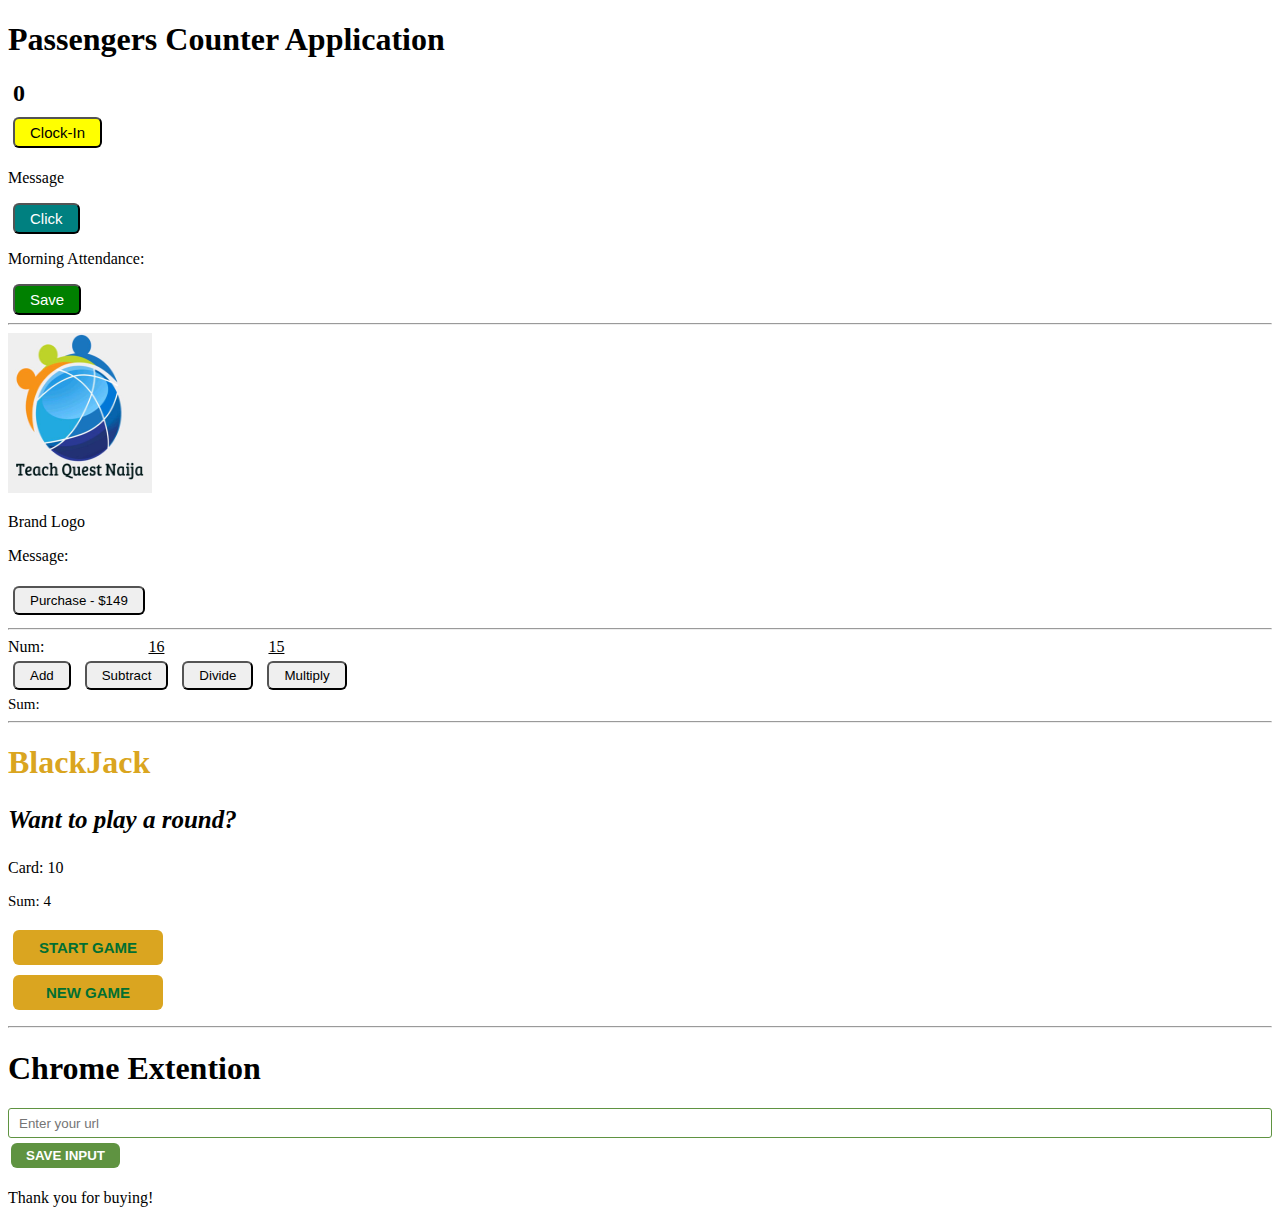
<file: index.html>
<!DOCTYPE html>
<html lang="en">
<head>
    <meta charset="UTF-8">
    <meta http-equiv="X-UA-Compatible" content="IE=edge">
    <meta name="viewport" content="width=device-width, initial-scale=1.0">
    <title>Algorithm Challenge</title>  
    <link rel="stylesheet" href="index.css">
</head>
<body>
    <h1>Passengers Counter Application</h1>
    <h2 id="count-el">0</h2>
    <button id="increment-btn" onclick="increment()">Clock-In</button>

    <p id="welcome-el">Message</p>
    <button id="welcome-btn" onclick="welcome()">Click</button>

    <p id="save-el">Morning Attendance:</p>
    <button id="save-btn" onclick="save()">Save</button>
    
    <hr>

    <img src="./images/brand_logo.jpg" alt="brand">
    <p>Brand Logo</p>
    <p id="error-el">Message:</p>
    <button id="purchase-btn" onclick="purchase()">Purchase - $149</button>
    
    <hr>
    <span>Num:</span> 
    <span id="num1-el">15</span>
    <span id="num2-el">16</span>
    <br>
    <button id="add-btn" onclick="add()">Add</button>
    <button id="sub-btn" onclick="subtract()">Subtract</button>
    <button id="div-btn" onclick="divide()">Divide</button>
    <button id="mul-btn" onclick="multiply()">Multiply</button>
    <br>
    <span id="sum-el">Sum:</span>
   
    <hr>

    <h1 id="blackjack">BlackJack</h1>
    <p id="message-el">Want to play a round?</p>
    <p id="cards-el">Card: 10</p>
    <p id="sum-el">Sum: 4</p>
    <button id="game-btn" onclick="startGame()">START GAME</button>
    <button id="new-card" onclick="newCard()">NEW GAME</button>

    <p id="sentence-el"></p>
    <p id="player-el"></p>

    <hr>

    <div id="orange-shelf"></div>
    <div id="apple-shelf"></div>
    <div id="mango-shelf"></div>
    

    <!-- Building a Chrome Extention -->
    <h1>Chrome Extention</h1>
    <input type="text" id="input-el" placeholder="Enter your url">
    <button id="input-btn">SAVE INPUT</button>

    <ul id="ul-el"></ul>

    <div id="container">
        <p>Thank you for buying!</p>
    </div>


    <script src="index.js"></script>
</body>
</html>
</file>
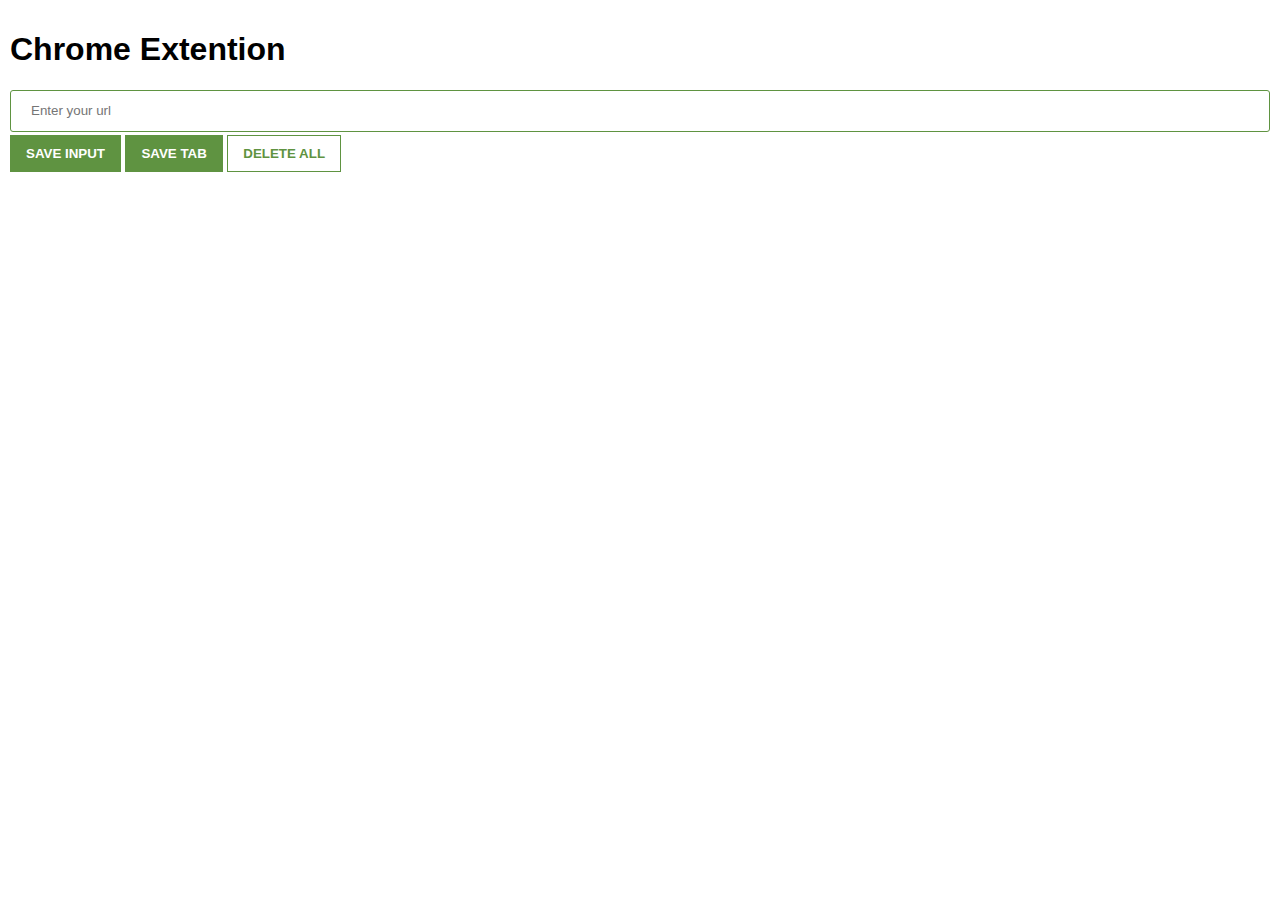
<file: Leads tracker/index.html>
<!DOCTYPE html>
<html lang="en">
<head>
    <meta charset="UTF-8">
    <meta http-equiv="X-UA-Compatible" content="IE=edge">
    <meta name="viewport" content="width=device-width, initial-scale=1.0">
    <link rel="stylesheet" href="index.css">
    <title>CHROME LEADS TRACKER</title>
</head>
<body>

    <h1>Chrome Extention</h1>
    <input type="text" id="input-el" placeholder="Enter your url">
    <button id="input-btn">SAVE INPUT</button>
    <button id="savetab-btn">SAVE TAB</button>
    <button id="delete-btn">DELETE ALL</button>
    <ul id="ul-el"></ul>

    <!-- <button id="jane-btn">LOG JANE'S SCORE</button> -->

    <script src="./index.js"></script>
</body>
</html>
</file>
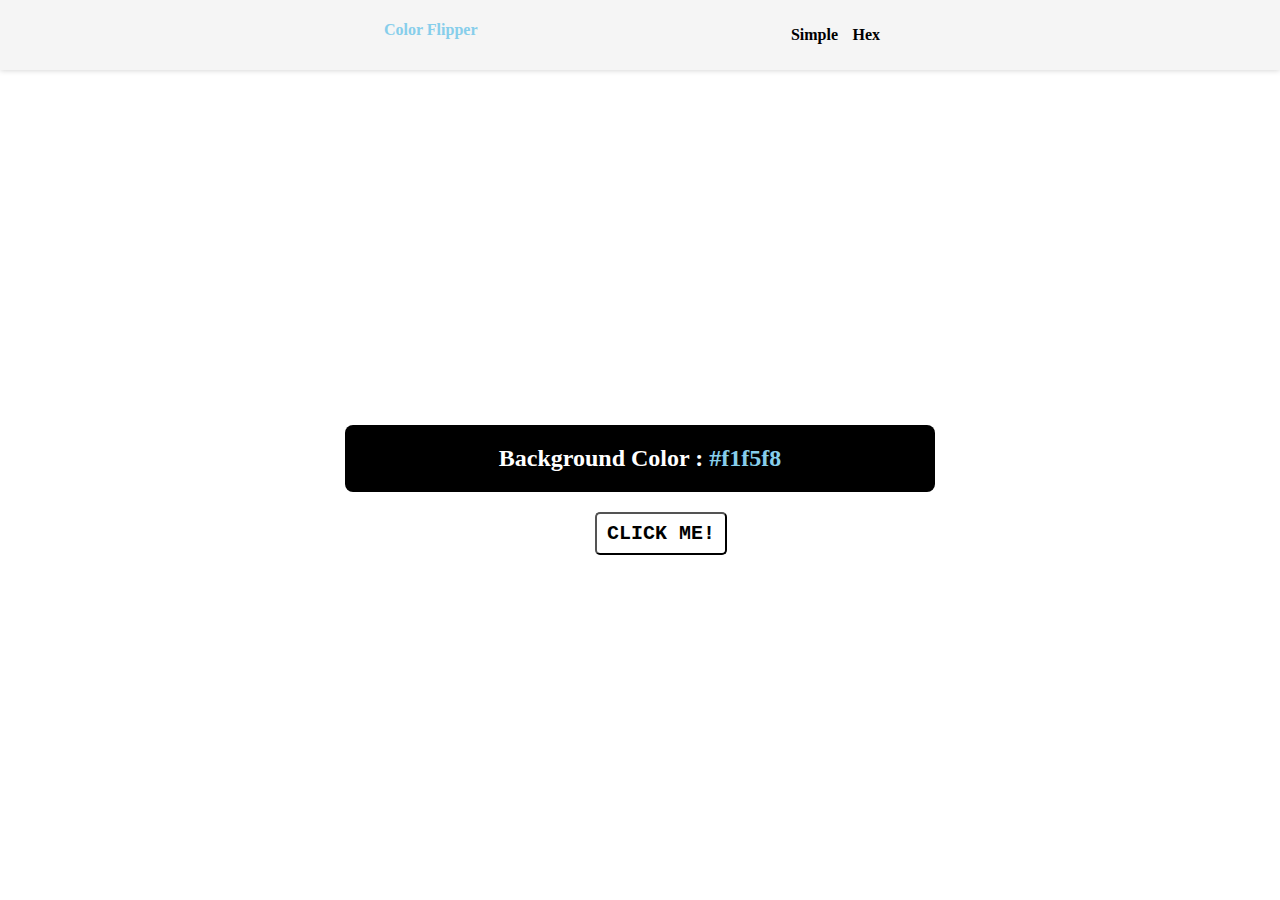
<file: Leads tracker/colorFlipper/index.html>
<!DOCTYPE html>
<html lang="en">

<head>
    <meta charset="UTF-8">
    <meta http-equiv="X-UA-Compatible" content="IE=edge">
    <meta name="viewport" content="width=device-width, initial-scale=1.0">
    <link rel="stylesheet" href="index.css">
    <title>Color Flipper || Simple</title>
</head>

<body>
    <nav>
        <div class="nav-center">
            <h4>Color Flipper</h4>
            <ul class="nav-links">
                <li><a href="index.html">Simple</a></li>
                <li><a href="hex.html">Hex</a></li>
            </ul>
        </div>
    </nav>
    <main>
        <div class="container">
            <h2>Background Color  : <span class="color">
                    #f1f5f8
                </span>
            </h2>
            <button class="btn btn-hero" id="btn">CLICK ME!</button>
        </div>
    </main>


    <script src="index.js"></script>
</body>

</html>
</file>
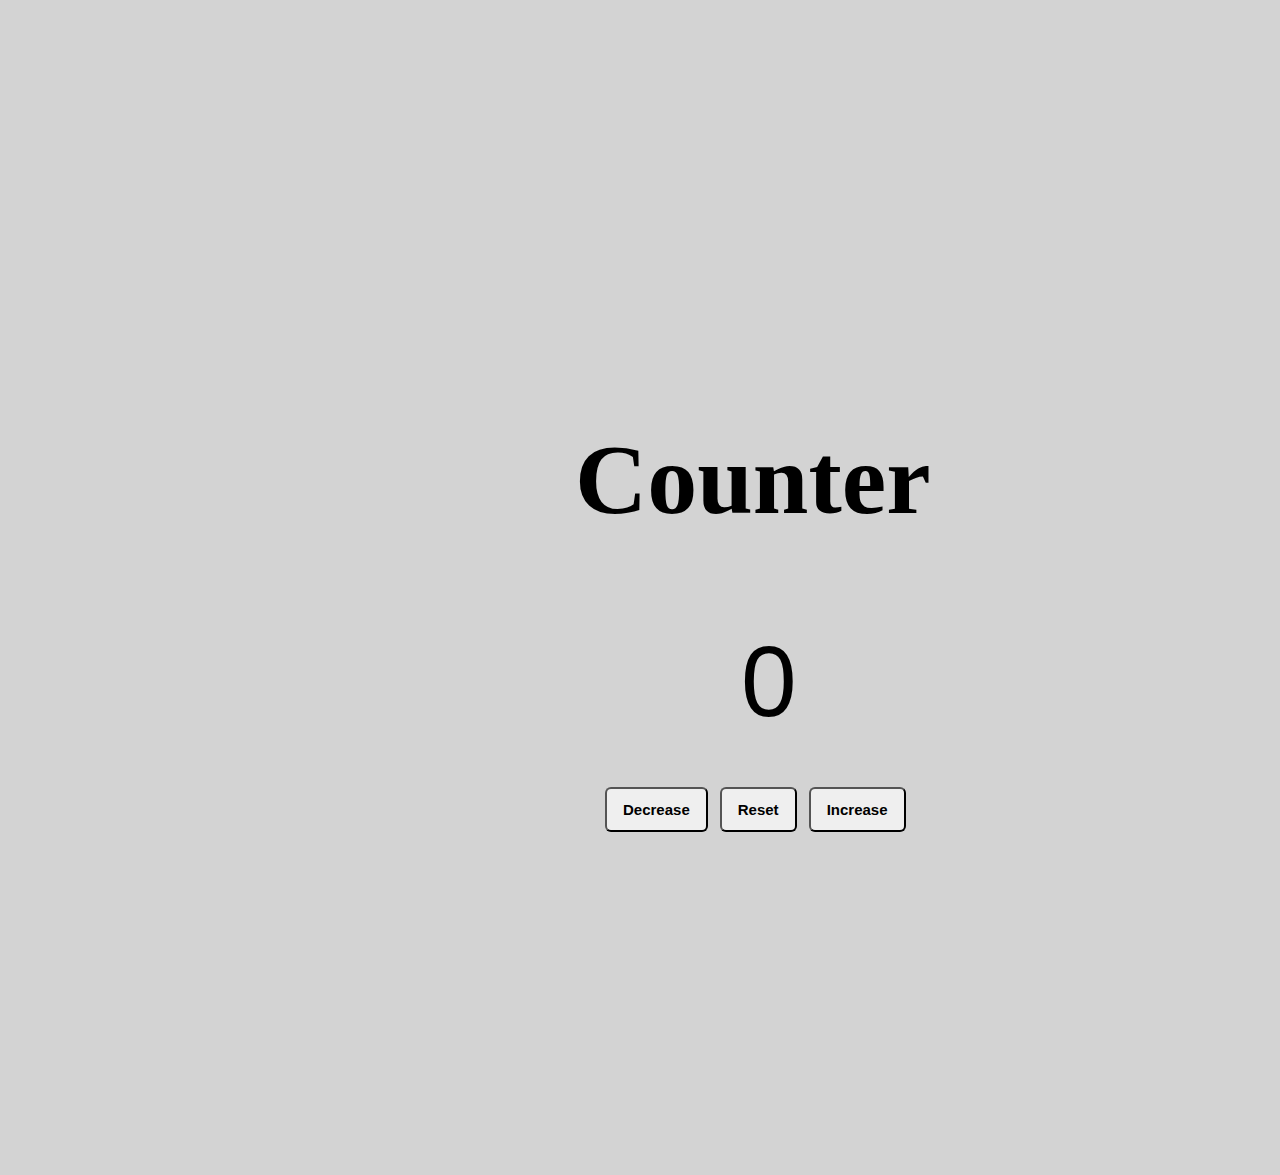
<file: Leads tracker/counter/index.html>
<!DOCTYPE html>
<html lang="en">
<head>
    <meta charset="UTF-8">
    <meta http-equiv="X-UA-Compatible" content="IE=edge">
    <meta name="viewport" content="width=device-width, initial-scale=1.0">
    <link rel="stylesheet" href="index.css">
    <title>Counter</title>
</head>
<body>
    <main>
        <div class="container">
            <h1>
                Counter
            </h1>
            <span id="value">0</span>
            <div class="button-container">
                <button class="btn decrease">Decrease</button>
                <button class="btn reset">Reset</button>
                <button class="btn increase">Increase</button>
            </div>
        </div>
    </main>



    <script src="index.js"></script>
</body>
</html>
</file>
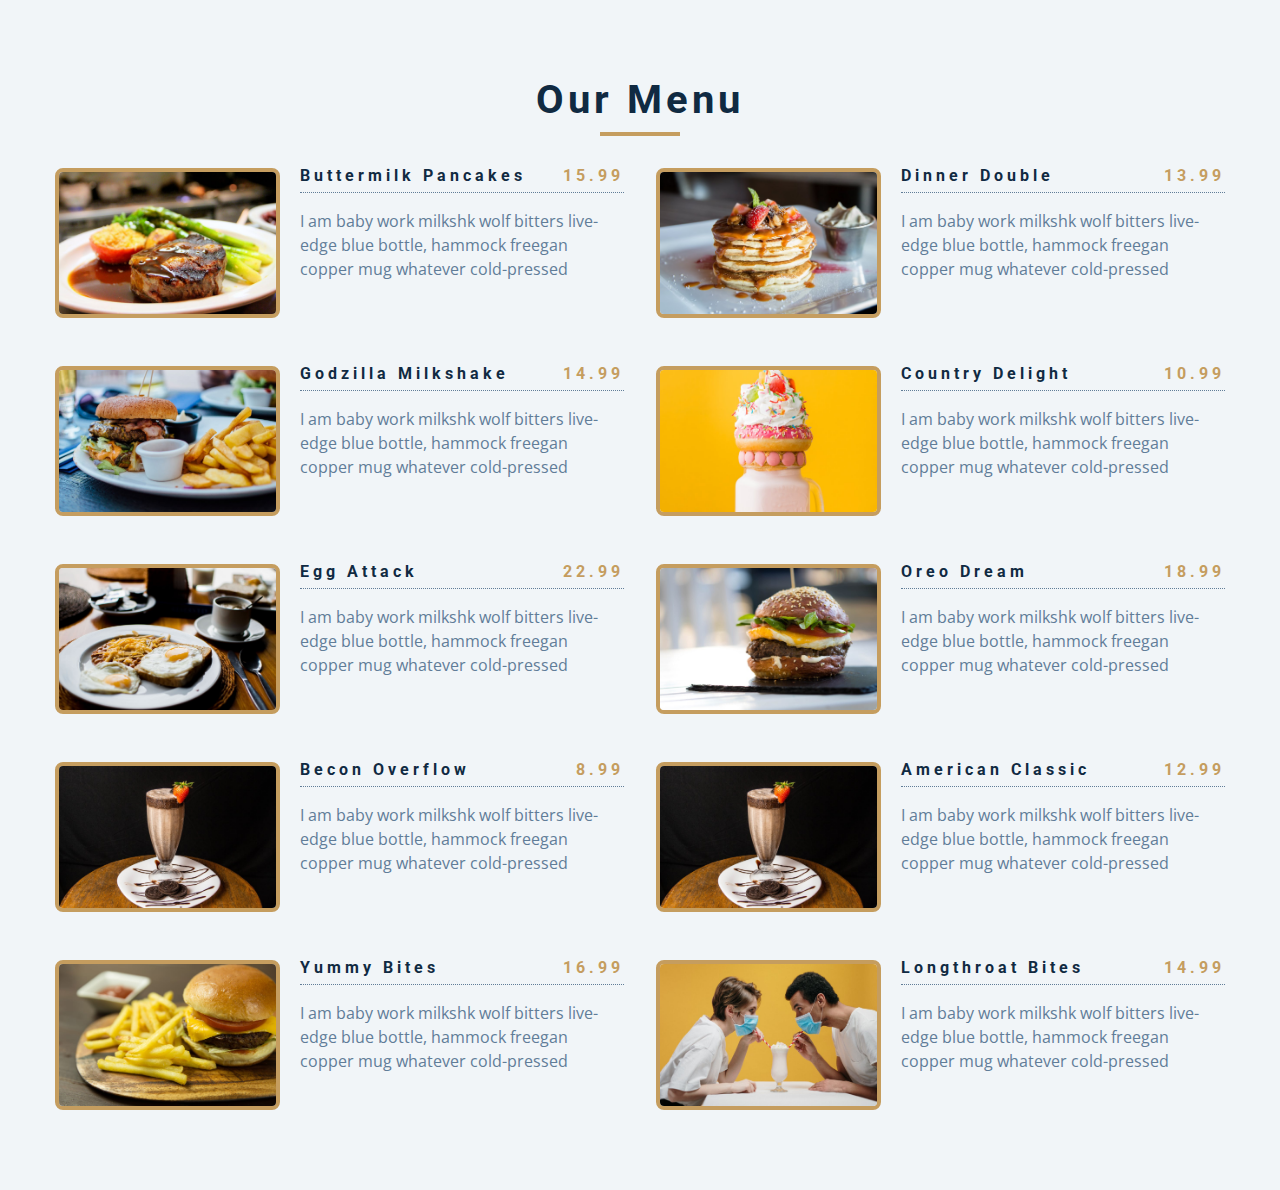
<file: menuProject/menu.html>
<!DOCTYPE html>
<html lang="en">

<head>
    <meta charset="UTF-8">
    <meta http-equiv="X-UA-Compatible" content="IE=edge">
    <meta name="viewport" content="width=device-width, initial-scale=1.0">
    <link rel="stylesheet" href="menu.css">
    <title>Menu Project</title>
</head>

<body>
    <section class="menu">
        <div class="title">
            <h2>Our Menu</h2>
            <div class="underline"></div>
        </div>

        <div class="section-center">
            <article class="menu-item">
                <img src="./images/item-1.jpeg" class="photo" alt="menu item" />

                <div class="item-info">
                    <header>
                        <h4>Buttermilk pancake</h4>
                        <h4 class="price">$15</h4>
                    </header>
                    <p class="item-text">
                        Lorem ipsum dolor sit amet consectetur adipisicing elit. Eos deserunt aliquid unde perferendis
                        dicta repudiandae adipisci perspiciatis eligendi. Facere, ex!
                    </p>
                </div>
            </article>
        </div>
    </section>

    <script src="menu.js"></script>
</body>

</html>
</file>
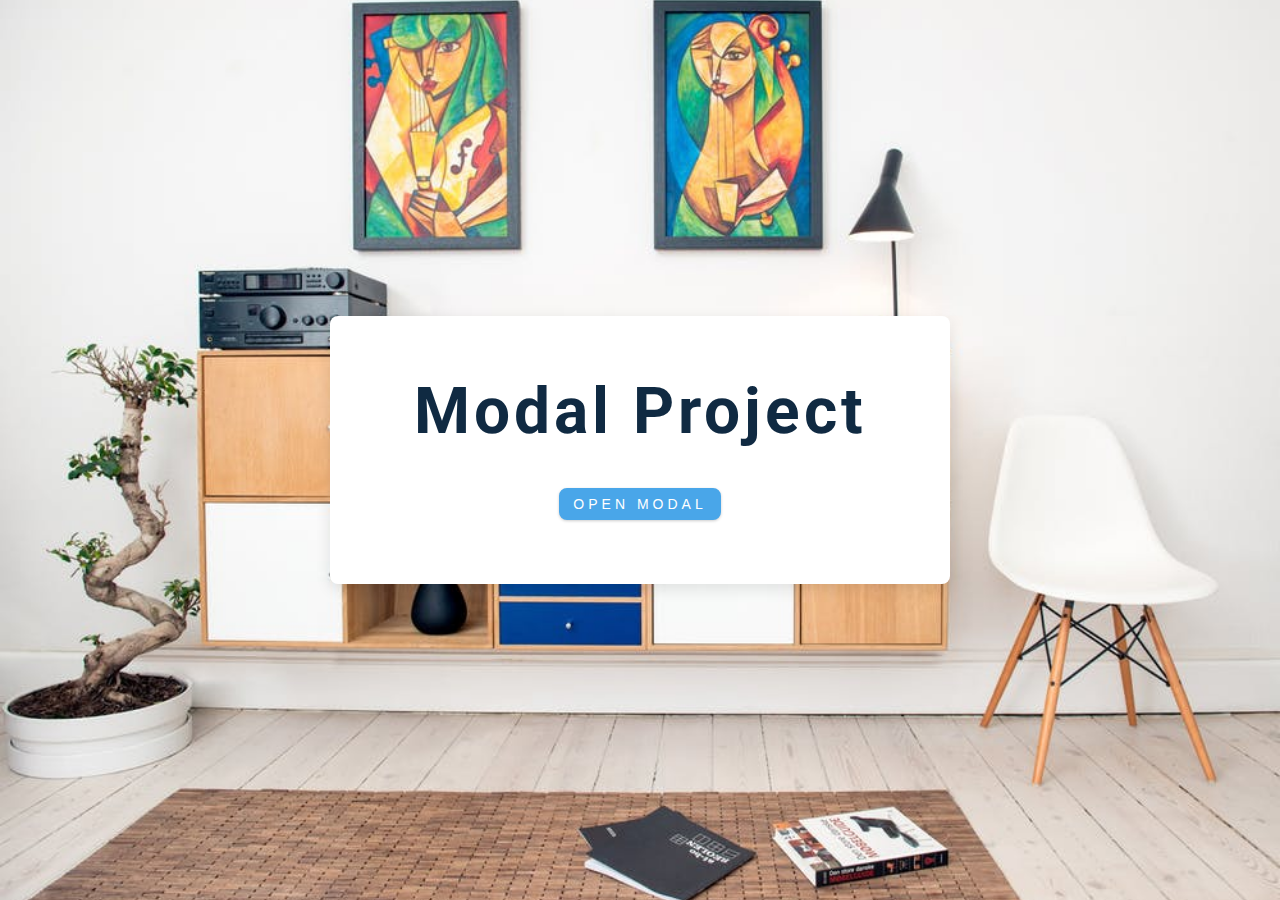
<file: modalProject/modal.html>
<!DOCTYPE html>
<html lang="en">
<head>
    <meta charset="UTF-8">
    <meta http-equiv="X-UA-Compatible" content="IE=edge">
    <meta name="viewport" content="width=device-width, initial-scale=1.0">
    <link rel="stylesheet" href="./font-awesome-4.7.0/css/font-awesome.min.css">
    <link rel="stylesheet" href="modal.css">
    <title>Modal Project</title>
</head>
<body>
    <header class="hero">
        <div class="banner">
            <h1>Modal project</h1>
            <button class="btn modal-btn">
                open modal
            </button>
        </div>
    </header>
    <div class="modal-overlay">
        <div class="modal-container">
            <h3>Modal content</h3>
            <button class="close-btn">
                <i class="fa fa-times"></i>
            </button>
        </div>
    </div>
    

    <script src="modal.js"></script>
</body>
</html>
</file>
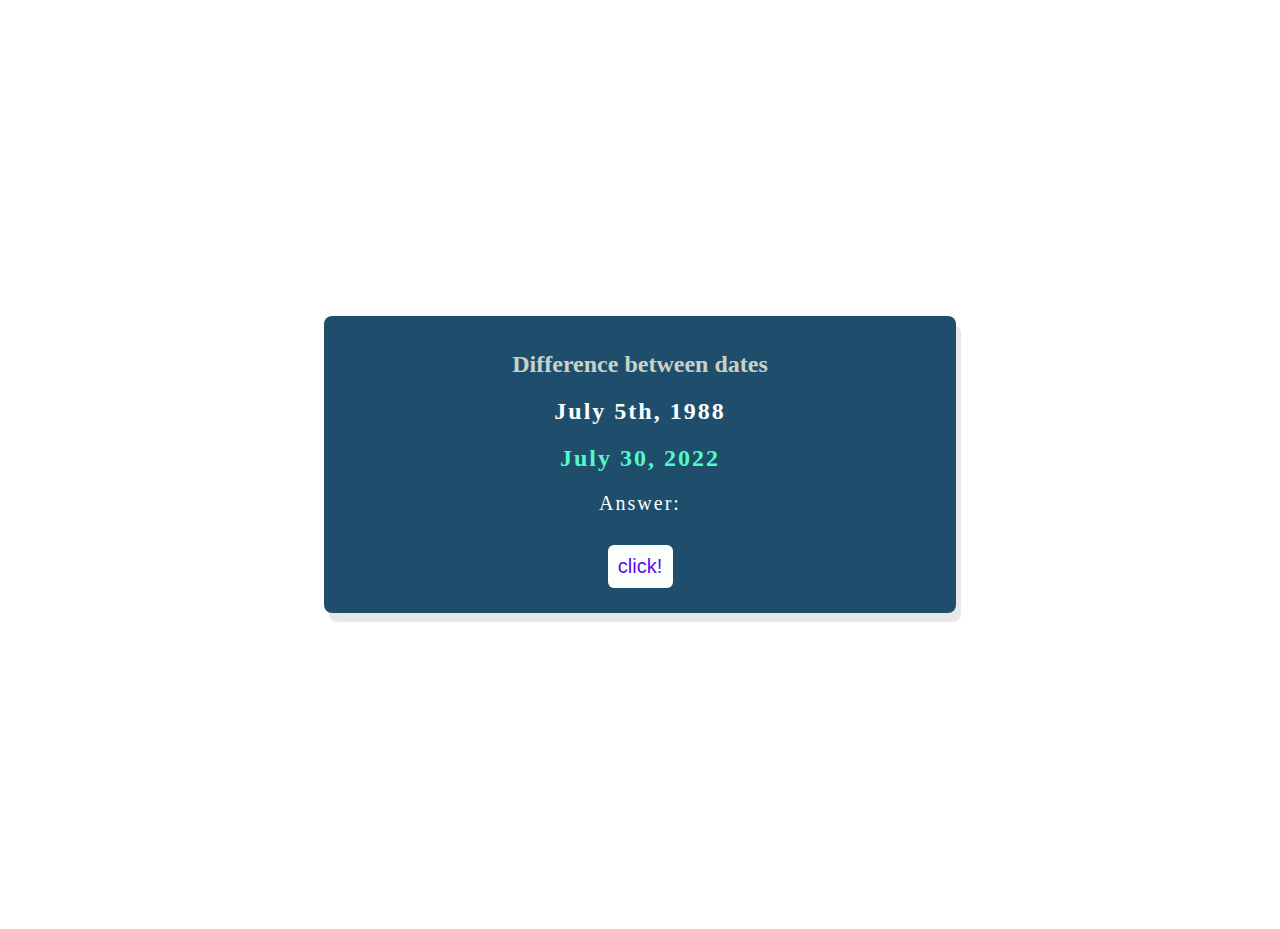
<file: navbarProject/app.html>
<!DOCTYPE html>
<html lang="en">
<head>
    <meta charset="UTF-8">
    <meta http-equiv="X-UA-Compatible" content="IE=edge">
    <meta name="viewport" content="width=device-width, initial-scale=1.0">
    <link rel="stylesheet" href="app.css">
    <title>Date Difference</title>
</head>
<body>
    <main>
        <div class="header-center">
            <div class="title">
                <h2>Difference between dates</h2>
            </div>
            <h2><span id="date1">July 5th, 1988</span></h2>
            <h2><span id="date2">July 30, 2022</span></h2>
            <p id="ans">Answer:</p>
            <button class="btn">click!</button>
        </div>
    </main>

    <script src="app.js"></script>
</body>
</html>
</file>
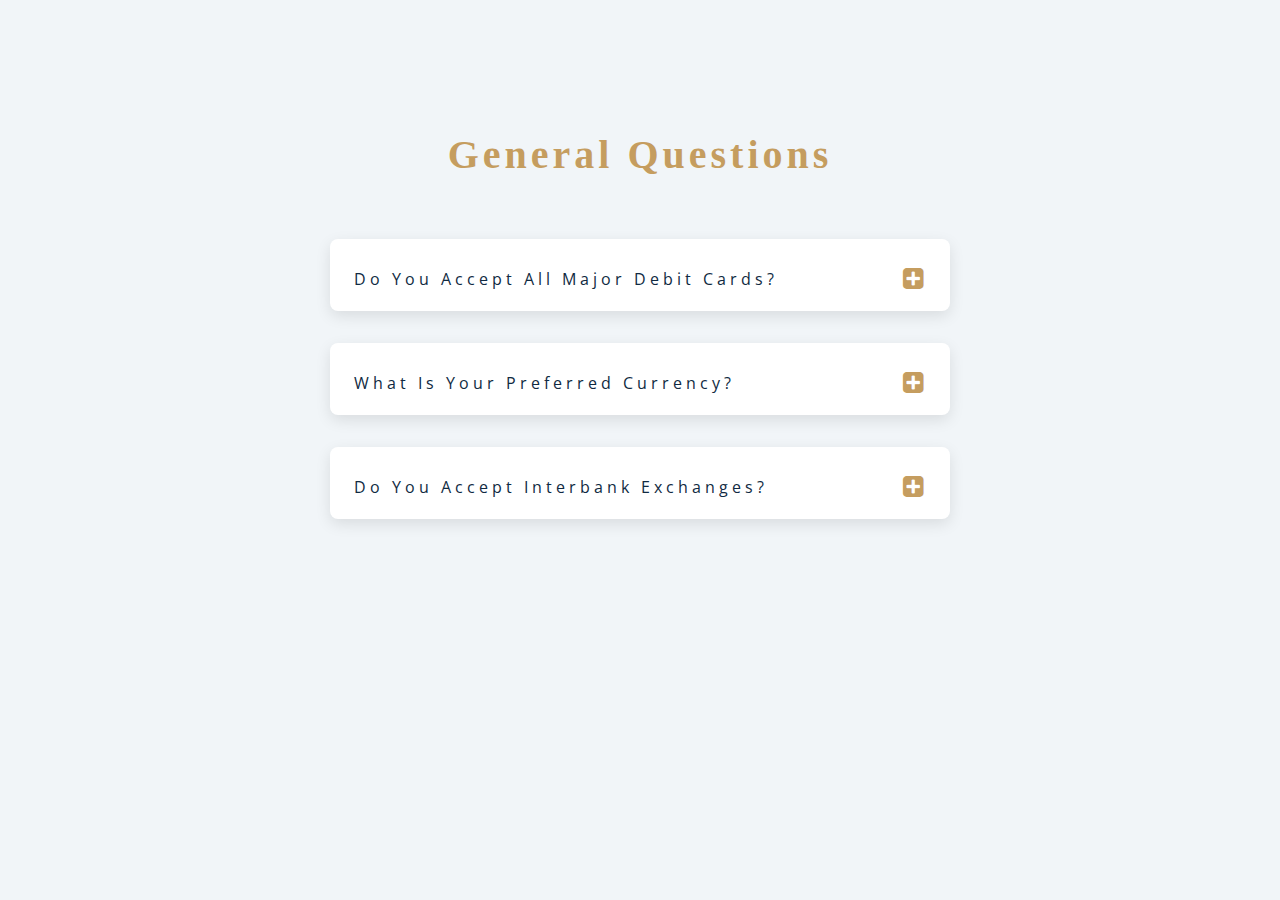
<file: QuestionProject/ques.html>
<!DOCTYPE html>
<html lang="en">

<head>
    <meta charset="UTF-8">
    <meta http-equiv="X-UA-Compatible" content="IE=edge">
    <meta name="viewport" content="width=device-width, initial-scale=1.0">
    <link rel="stylesheet" href="./font-awesome-4.7.0/css/font-awesome.min.css">
    <link rel="stylesheet" href="ques.css">
    <title>Question Project</title>
</head>

<body>
    <section class="questions">

        <div class="title">
            <h2>General Questions</h2>
        </div>

        <div class="section-center">

            <article class="question">
                <!-- question title -->
                <div class="question-title">
                    <p>Do you accept all major debit cards?</p>
                    <button type="button" class="question-btn">
                        <span class="plus-icon">
                            <i class="fa fa-plus-square"></i>
                        </span>
                        <span class="minus-icon">
                            <i class="fa fa-minus-square"></i>
                        </span>
                    </button>
                </div>
                <!-- question text -->
                <div class="question-text">
                    <p>Lorem ipsum dolor, sit amet consectetur adipisicing elit. Mollitia minus temporibus sint ipsam placeat amet perspiciatis atque itaque velit! Ipsum!</p>
                </div>
            </article>

            <article class="question">
                <!-- question title -->
                <div class="question-title">
                    <p>what is your preferred currency?</p>
                    <button type="button" class="question-btn">
                        <span class="plus-icon">
                            <i class="fa fa-plus-square"></i>
                        </span>
                        <span class="minus-icon">
                            <i class="fa fa-minus-square"></i>
                        </span>
                    </button>
                </div>
                <!-- question text -->
                <div class="question-text">
                    <p>Lorem ipsum dolor, sit amet consectetur adipisicing elit. Mollitia minus temporibus sint ipsam placeat amet perspiciatis atque itaque velit! Ipsum!</p>
                </div>
            </article>

            <article class="question">
                <!-- question title -->
                <div class="question-title">
                    <p>Do you accept interbank exchanges?</p>
                    <button type="button" class="question-btn">
                        <span class="plus-icon">
                            <i class="fa fa-plus-square"></i>
                        </span>
                        <span class="minus-icon">
                            <i class="fa fa-minus-square"></i>
                        </span>
                    </button>
                </div>
                <!-- question text -->
                <div class="question-text">
                    <p>Lorem ipsum dolor, sit amet consectetur adipisicing elit. Mollitia minus temporibus sint ipsam placeat amet perspiciatis atque itaque velit! Ipsum!</p>
                </div>
            </article>

        </div>
    </section>


    <script src="ques.js"></script>
</body>

</html>
</file>
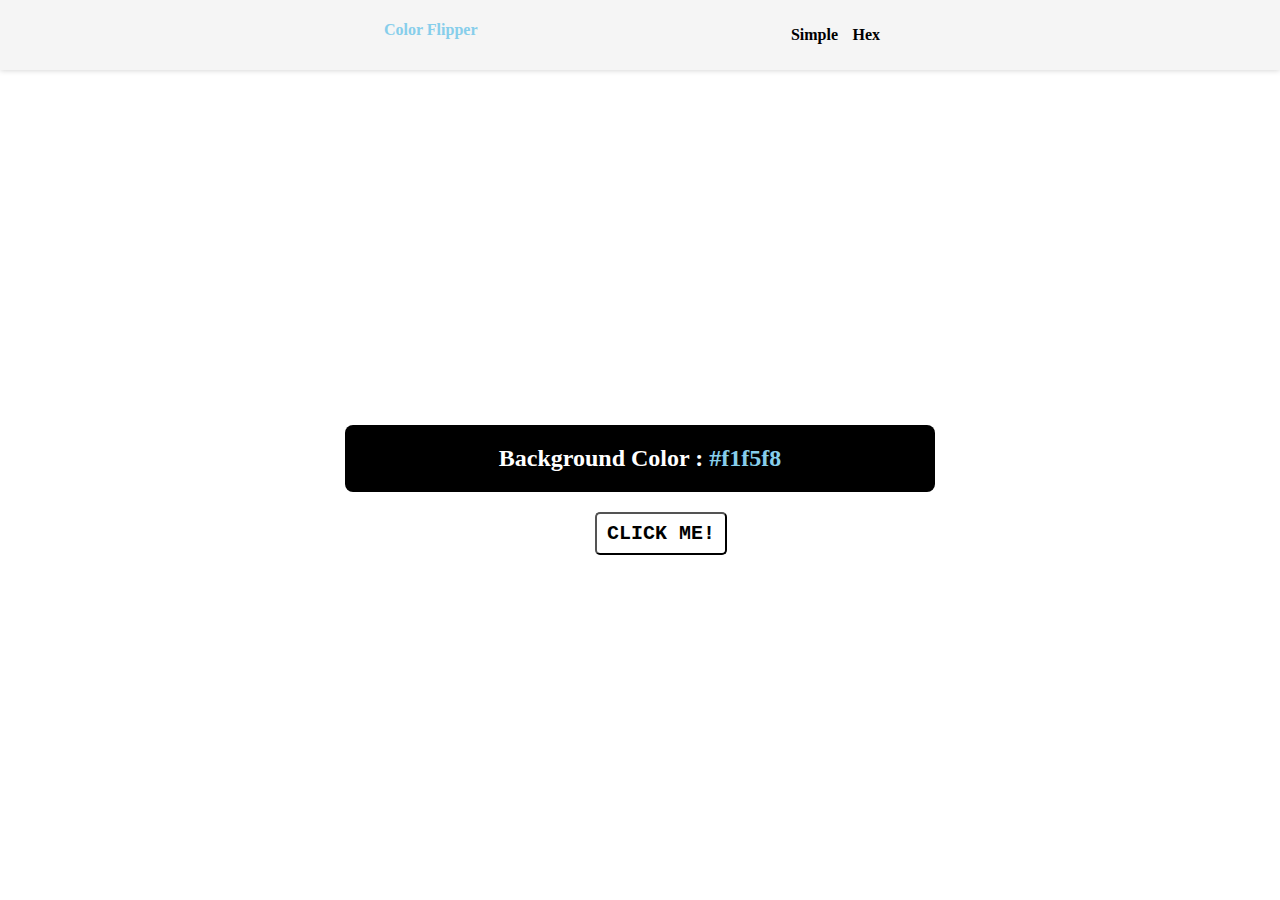
<file: Leads tracker/colorFlipper/hex.html>
<!DOCTYPE html>
<html lang="en">

<head>
    <meta charset="UTF-8">
    <meta http-equiv="X-UA-Compatible" content="IE=edge">
    <meta name="viewport" content="width=device-width, initial-scale=1.0">
    <link rel="stylesheet" href="index.css">
    <title>Color Flipper || Simple</title>
</head>

<body>
    <nav>
        <div class="nav-center">
            <h4>Color Flipper</h4>
            <ul class="nav-links">
                <li><a href="index.html">Simple</a></li>
                <li><a href="hex.html">Hex</a></li>
            </ul>
        </div>
    </nav>
    <main>
        <div class="container">
            <h2>Background Color  : <span class="color">
                    #f1f5f8
                </span>
            </h2>
            <button class="btn btn-hero" id="btn">CLICK ME!</button>
        </div>
    </main>


    <script src="hex.js"></script>
</body>

</html>
</file>
<file: index.css>
#increment-btn{
    background-color: yellow;
    color:black;
    font-size: 15px;
}

#save-btn{
    background-color: green;
    display:block;
    color:white;
    font-size: 15px;
}

#welcome-btn{
    background-color: teal;
    display:block;
    color:white;
    font-size: 15px;
}

#attn-btn{
    background-color: blue;
    display:block;
    color:white;
    font-size: 15px;
}
button{
    margin: 5px;
    border-radius: 6px;
    padding: 5px 15px;
}
h2{
    margin:5px;
}

img{
    height:10em;
    width:9em;
}

#num1-el, #num2-el{
    margin-left: 100px;
    text-decoration: underline;
}

#blackjack{
    color:goldenrod;
}

#message-el{
    font-style: italic;
    font-size: 25px;
    font-weight: bold;
}

#sum-el, #card-el{
    font-size: 15px;
}

#game-btn{
    color:#016f32;
    width: 150px;
    background:goldenrod;
    height:35px;
    font-weight: bold;
    font-size: 15px;
    border: none;
}
#new-card{
    display:block;
    color:#016f32;
    width: 150px;
    background:goldenrod;
    height:35px;
    font-weight: bold;
    font-size: 15px;
    border: none;
}

#orange-shelf{
    color:white;
    display:block;
    border:none;
    width: 100px;
    background-color:orange;
    margin:3px;
    text-align: center;
    font-weight: bold;
    border-radius: 3px;
  
}

#apple-shelf{
    color:white;
    display:block;
    border:none;
    width: 100px;
    background-color: lightgreen;
    margin:3px;
    text-align: center;
    font-weight: bold;
    border-radius: 3px;
}

#mango-shelf{
    color:white;
    border:none;
    width: 100px;
    background-color: yellow;
    margin:3px;
    text-align: center;
    font-weight: bold;
    border-radius: 3px;
}

input{
    width:100%;
    padding-left:10px;
    padding-right:10px;
    box-sizing: border-box;
    height: 30px;
    border: 1px solid #5f9341;
    border-radius: 3px;
}
#input-btn{
    background:#5f9341;
    font-weight: bold;
    color:white;
    margin-left:3px;
    border:none;                        
}

ul{
    list-style: none;
    padding-left: 0;
}

li{
 margin-top:5px;
}

a{
 /* text-decoration: none; */
 color:#5f9341;
}
</file>
<file: Leads tracker/index.css>
body{
    margin: 0;
    padding:10px;
    font-family: Arial, Helvetica, sans-serif;
    min-width: 400px;
}

input{
    width:100%;
    padding: 20px 20px;
    box-sizing: border-box;
    height: 30px;
    border: 1px solid #5f9341;
    border-radius: 3px;
    
}

#input-btn{
    background:#5f9341;
    font-weight: bold;
    color:white;
    margin-top:3px;
    border:1px solid #5f9341;
    padding:10px 15px;                        
}

#delete-btn{
    background: white;
    font-weight: bold;
    color:#5f9341;
    margin-top:3px;
    border:1px solid #5f9341;
    padding:10px 15px;       
}

#savetab-btn{
    background:#5f9341;
    font-weight: bold;
    color:white;
    margin-top:3px;
    border:1px solid #5f9341;
    padding:10px 15px;      
}

ul{
    list-style: none;
    padding-left: 0;
}

li{
 margin-top:5px;
}

a{
 /* text-decoration: none; */
 color:#5f9341;
}
</file>
<file: Leads tracker/colorFlipper/index.css>
body{
    margin:0;
    padding:0;
    font-family: Arial, Helvetica, sans-serif;
    
}

nav{
   background:whitesmoke;
   box-shadow: 0 0 6px 0 rgba(0,0,0,0.2);
}

nav div{
    display:flex;
    justify-content: space-between;
}

ul li{
    display:inline-flex;
    font-weight: bold;
    font-family: cursive;
}

div h4{
    margin-left:30%;
    font-family:cursive;
    color: skyblue;
    font-weight: bold;
    
}

div ul li:first-child{
    margin-left:200px;
    margin:10px;
  
}

div ul li:nth-child(2){
    margin-right:400px;
    
}

div ul li a{
    text-decoration: none;
    color:black;
}

.container{
    display:block;
    margin:15px 25px;
    /* margin-top: 0%; */
    padding:25%;
}


.container h2{
background-color: black;
padding:20px 50px;
border-radius: 8px;
font-family:cursive;
}

h2{
    color:white;
    text-align: center;
}
span{
    color:skyblue
}

.container button{
    background-color: white;
    border-radius: 5px;
    padding: 8px 10px;
    font-weight: bold;
    font-family: 'Courier New', Courier, monospace;
    font-size: 20px;
    margin-left:250px;
}
</file>
<file: Leads tracker/counter/index.css>
body{
    margin:0;
    padding:0;
    font-family: Arial, Helvetica, sans-serif;
    background-color: lightgrey;
    
}

/* nav{
   background:whitesmoke;
   box-shadow: 0 0 6px 0 rgba(0,0,0,0.2);
}

nav div{
    display:flex;
    justify-content: space-between;
}

ul li{
    display:inline-flex;
    font-weight: bold;
    font-family: cursive;
}

div h4{
    margin-left:30%;
    font-family:cursive;
    color: skyblue;
    font-weight: bold;
    
}

div ul li:first-child{
    margin-left:200px;
    margin:10px;
  
}

div ul li:nth-child(2){
    margin-right:400px;
    
}

div ul li a{
    text-decoration: none;
    color:black;
} */

.container{
    display:block;
    margin:15px 25px;
    /* margin-top: 0%; */
    padding:25%;
}


.container h1{
/* background-color: black; */
padding:20px 50px;
border-radius: 8px;
font-family:'Times New Roman', Times, serif;
}

h1{
    color:black;
    text-align: center;
    margin-left:180px;
    font-size: 100px;
    font-weight: bold;
}
span{
    text-align: center;
    padding:396px;
    font-size: 100px;
    
    /* margin: 40px 0; */
}

.button-container{
    border-radius: 5px;
    padding: 8px 10px;
    font-weight: bold;
    font-family: 'Courier New', Courier, monospace;
    font-size: 20px;
    margin-left:250px;
}


button{
    padding: 12px 16px;
    border-radius: 6px;
    margin-top: 40px;
    font-weight: bold;
    font-size: 15px;
}
</file>
<file: menuProject/menu.css>
/*
=============== 
Fonts
===============
*/
@import url("https://fonts.googleapis.com/css?family=Open+Sans|Roboto:400,700&display=swap");

/*
=============== 
Variables
===============
*/

:root {
  /* dark shades of primary color*/
  --clr-primary-1: hsl(205, 86%, 17%);
  --clr-primary-2: hsl(205, 77%, 27%);
  --clr-primary-3: hsl(205, 72%, 37%);
  --clr-primary-4: hsl(205, 63%, 48%);
  /* primary/main color */
  --clr-primary-5: #49a6e9;
  /* lighter shades of primary color */
  --clr-primary-6: hsl(205, 89%, 70%);
  --clr-primary-7: hsl(205, 90%, 76%);
  --clr-primary-8: hsl(205, 86%, 81%);
  --clr-primary-9: hsl(205, 90%, 88%);
  --clr-primary-10: hsl(205, 100%, 96%);
  /* darkest grey - used for headings */
  --clr-grey-1: hsl(209, 61%, 16%);
  --clr-grey-2: hsl(211, 39%, 23%);
  --clr-grey-3: hsl(209, 34%, 30%);
  --clr-grey-4: hsl(209, 28%, 39%);
  /* grey used for paragraphs */
  --clr-grey-5: hsl(210, 22%, 49%);
  --clr-grey-6: hsl(209, 23%, 60%);
  --clr-grey-7: hsl(211, 27%, 70%);
  --clr-grey-8: hsl(210, 31%, 80%);
  --clr-grey-9: hsl(212, 33%, 89%);
  --clr-grey-10: hsl(210, 36%, 96%);
  --clr-white: #fff;
  --clr-red-dark: hsl(360, 67%, 44%);
  --clr-red-light: hsl(360, 71%, 66%);
  --clr-green-dark: hsl(125, 67%, 44%);
  --clr-green-light: hsl(125, 71%, 66%);
  --clr-gold: #c59d5f;
  --clr-black: #222;
  --ff-primary: "Roboto", sans-serif;
  --ff-secondary: "Open Sans", sans-serif;
  --transition: all 0.3s linear;
  --spacing: 0.25rem;
  --radius: 0.5rem;
  --light-shadow: 0 5px 15px rgba(0, 0, 0, 0.1);
  --dark-shadow: 0 5px 15px rgba(0, 0, 0, 0.2);
  --max-width: 1170px;
  --fixed-width: 620px;
}
/*
=============== 
Global Styles
===============
*/

*,
::after,
::before {
  margin: 0;
  padding: 0;
  box-sizing: border-box;
}
body {
  font-family: var(--ff-secondary);
  background: var(--clr-grey-10);
  color: var(--clr-grey-1);
  line-height: 1.5;
  font-size: 0.875rem;
}
ul {
  list-style-type: none;
}
a {
  text-decoration: none;
}
img:not(.logo) {
  width: 100%;
}
img {
  display: block;
}

h1,
h2,
h3,
h4 {
  letter-spacing: var(--spacing);
  text-transform: capitalize;
  line-height: 1.25;
  margin-bottom: 0.75rem;
  font-family: var(--ff-primary);
}
h1 {
  font-size: 3rem;
}
h2 {
  font-size: 2rem;
}
h3 {
  font-size: 1.25rem;
}
h4 {
  font-size: 0.875rem;
}
p {
  margin-bottom: 1.25rem;
  color: var(--clr-grey-5);
}
@media screen and (min-width: 800px) {
  h1 {
    font-size: 4rem;
  }
  h2 {
    font-size: 2.5rem;
  }
  h3 {
    font-size: 1.75rem;
  }
  h4 {
    font-size: 1rem;
  }
  body {
    font-size: 1rem;
  }
  h1,
  h2,
  h3,
  h4 {
    line-height: 1;
  }
}
/*  global classes */

.btn {
  text-transform: uppercase;
  background: transparent;
  color: var(--clr-black);
  padding: 0.375rem 0.75rem;
  letter-spacing: var(--spacing);
  display: inline-block;
  transition: var(--transition);
  font-size: 0.875rem;
  border: 2px solid var(--clr-black);
  cursor: pointer;
  box-shadow: 0 1px 3px rgba(0, 0, 0, 0.2);
  border-radius: var(--radius);
}
.btn:hover {
  color: var(--clr-white);
  background: var(--clr-black);
}
/* section */
.section {
  padding: 5rem 0;
}

main {
  min-height: 100vh;
  display: grid;
  place-items: center;
}
/*
=============== 
Menu
===============
*/

.menu {
  padding: 5rem 0;
}
.title {
  text-align: center;
  margin-bottom: 2rem;
}
.underline {
  width: 5rem;
  height: 0.25rem;
  background: var(--clr-gold);
  margin-left: auto;
  margin-right: auto;
}
.btn-container {
  margin-bottom: 4rem;
  display: flex;
  justify-content: center;
}
.filter-btn {
  background: transparent;
  border-color: var(--clr-gold);
  font-size: 1rem;
  text-transform: capitalize;
  margin: 0 0.5rem;
  letter-spacing: 1px;
  border-radius: var(--radius);
  padding: 0.375rem 0.75rem;
  color: var(--clr-gold);
  cursor: pointer;
  transition: var(--transition);
}
.filter-btn:hover {
  background: var(--clr-gold);
  color: var(--clr-white);
}
.section-center {
  width: 90vw;
  margin: 0 auto;
  max-width: 1170px;
  display: grid;
  gap: 3rem 2rem;
  justify-items: center;
}
.menu-item {
  display: grid;
  gap: 1rem 2rem;
  max-width: 25rem;
}
.photo {
  object-fit: cover;
  height: 200px;
  border: 0.25rem solid var(--clr-gold);
  border-radius: var(--radius);
}
.item-info header {
  display: flex;
  justify-content: space-between;
  border-bottom: 0.5px dotted var(--clr-grey-5);
}
.item-info h4 {
  margin-bottom: 0.5rem;
}
.price {
  color: var(--clr-gold);
}
.item-text {
  margin-bottom: 0;
  padding-top: 1rem;
}

@media screen and (min-width: 768px) {
  .menu-item {
    grid-template-columns: 225px 1fr;
    gap: 0 1.25rem;
    max-width: 40rem;
  }
  .photo {
    height: 175px;
  }
}
@media screen and (min-width: 1200px) {
  .section-center {
    width: 95vw;
    grid-template-columns: 1fr 1fr;
  }
  .photo {
    height: 150px;
  }
}
</file>
<file: modalProject/modal.css>
/*
=============== 
Fonts
===============
*/
@import url("https://fonts.googleapis.com/css?family=Open+Sans|Roboto:400,700&display=swap");

/*
=============== 
Variables
===============
*/

:root {
  /* dark shades of primary color*/
  --clr-primary-1: hsl(205, 86%, 17%);
  --clr-primary-2: hsl(205, 77%, 27%);
  --clr-primary-3: hsl(205, 72%, 37%);
  --clr-primary-4: hsl(205, 63%, 48%);
  /* primary/main color */
  --clr-primary-5: #49a6e9;
  /* --clr-primary-5: rgb(73, 166, 233); */
  /* lighter shades of primary color */
  --clr-primary-6: hsl(205, 89%, 70%);
  --clr-primary-7: hsl(205, 90%, 76%);
  --clr-primary-8: hsl(205, 86%, 81%);
  --clr-primary-9: hsl(205, 90%, 88%);
  --clr-primary-10: hsl(205, 100%, 96%);
  /* darkest grey - used for headings */
  --clr-grey-1: hsl(209, 61%, 16%);
  --clr-grey-2: hsl(211, 39%, 23%);
  --clr-grey-3: hsl(209, 34%, 30%);
  --clr-grey-4: hsl(209, 28%, 39%);
  /* grey used for paragraphs */
  --clr-grey-5: hsl(210, 22%, 49%);
  --clr-grey-6: hsl(209, 23%, 60%);
  --clr-grey-7: hsl(211, 27%, 70%);
  --clr-grey-8: hsl(210, 31%, 80%);
  --clr-grey-9: hsl(212, 33%, 89%);
  --clr-grey-10: hsl(210, 36%, 96%);
  --clr-white: #fff;
  --clr-red-dark: hsl(360, 67%, 44%);
  --clr-red-light: hsl(360, 71%, 66%);
  --clr-green-dark: hsl(125, 67%, 44%);
  --clr-green-light: hsl(125, 71%, 66%);
  --clr-black: #222;
  --ff-primary: "Roboto", sans-serif;
  --ff-secondary: "Open Sans", sans-serif;
  --transition: all 0.3s linear;
  --spacing: 0.25rem;
  --radius: 0.5rem;
  --light-shadow: 0 5px 15px rgba(0, 0, 0, 0.1);
  --dark-shadow: 0 5px 15px rgba(0, 0, 0, 0.2);
  --max-width: 1170px;
  --fixed-width: 620px;
}
/*
=============== 
Global Styles
===============
*/

*,
::after,
::before {
  margin: 0;
  padding: 0;
  box-sizing: border-box;
}
body {
  font-family: var(--ff-secondary);
  background: var(--clr-grey-10);
  color: var(--clr-grey-1);
  line-height: 1.5;
  font-size: 0.875rem;
}
ul {
  list-style-type: none;
}
a {
  text-decoration: none;
}
img:not(.logo) {
  width: 100%;
}
img {
  display: block;
}

h1,
h2,
h3,
h4 {
  letter-spacing: var(--spacing);
  text-transform: capitalize;
  line-height: 1.25;
  margin-bottom: 0.75rem;
  font-family: var(--ff-primary);
}
h1 {
  font-size: 3rem;
}
h2 {
  font-size: 2rem;
}
h3 {
  font-size: 1.25rem;
}
h4 {
  font-size: 0.875rem;
}
p {
  margin-bottom: 1.25rem;
  color: var(--clr-grey-5);
}
@media screen and (min-width: 800px) {
  h1 {
    font-size: 4rem;
  }
  h2 {
    font-size: 2.5rem;
  }
  h3 {
    font-size: 1.75rem;
  }
  h4 {
    font-size: 1rem;
  }
  body {
    font-size: 1rem;
  }
  h1,
  h2,
  h3,
  h4 {
    line-height: 1;
  }
}
/*  global classes */

.btn {
  text-transform: uppercase;
  background: transparent;
  color: var(--clr-black);
  padding: 0.375rem 0.75rem;
  letter-spacing: var(--spacing);
  display: inline-block;
  transition: var(--transition);
  font-size: 0.875rem;
  border: 2px solid var(--clr-black);
  cursor: pointer;
  box-shadow: 0 1px 3px rgba(0, 0, 0, 0.2);
  border-radius: var(--radius);
}
.btn:hover {
  color: var(--clr-white);
  background: var(--clr-black);
}
/* section */
.section {
  padding: 5rem 0;
}

.section-center {
  width: 90vw;
  margin: 0 auto;
  max-width: 1170px;
}
@media screen and (min-width: 992px) {
  .section-center {
    width: 95vw;
  }
}
main {
  min-height: 100vh;
  display: grid;
  place-items: center;
}
/*
=============== 
Modal
===============
*/
.hero {
  min-height: 100vh;
  background: url("./hero.jpeg") center/cover no-repeat;
  display: grid;
  place-items: center;
}
.banner {
  background: var(--clr-white);
  padding: 4rem 0;
  border-radius: var(--radius);
  box-shadow: var(--light-shadow);
  text-align: center;
  width: 90vw;
  max-width: var(--fixed-width);
}
.modal-btn {
  margin-top: 2rem;
  background: var(--clr-primary-5);
  border-color: var(--clr-primary-5);
  color: var(--clr-white);
}
.modal-btn:hover {
  background: transparent;
  color: var(--clr-primary-5);
}
.modal-overlay {
  position: fixed;
  top: 0;
  left: 0;
  width: 100%;
  height: 100%;
  background: rgba(73, 166, 233, 0.5);
  display: grid;
  place-items: center;
  transition: var(--transition);
  visibility: hidden;
  z-index: -10;
}
/* OPEN/CLOSE MODAL */
.open-modal {
  visibility: visible;
  z-index: 10;
}
.modal-container {
  background: var(--clr-white);
  border-radius: var(--radius);
  width: 90vw;
  height: 30vh;
  max-width: var(--fixed-width);
  text-align: center;
  display: grid;
  place-items: center;
  position: relative;
}
.close-btn {
  position: absolute;
  top: 1rem;
  right: 1rem;
  font-size: 2rem;
  background: transparent;
  border-color: transparent;
  color: var(--clr-red-dark);
  cursor: pointer;
  transition: var(--transition);
}
.close-btn:hover {
  color: var(--clr-red-light);
  transform: scale(1.3);
}
</file>
<file: navbarProject/app.css>
:root{
    --clr-primary-1: hsl(203, 57%, 27%);
    --clr-primary-2: hsl(150, 100%, 99%);
    --clr-primary-3: hsl(163, 92%, 65%);
    --clr-primary-4: hsl(102, 10%, 80%);
    --clr-primary-5:hsl(263, 93%, 49%);
    
}

main{
    margin:0;
    padding:0;
    box-sizing: border-box;
}
h2{
color:var(--clr-primary-4);
}

p{
    color:var(--clr-primary-2);
    font-size:20px;
    letter-spacing: 2px;
}

.header-center{
    place-items: center;
    display:block;
    text-align: center;
    background: var(--clr-primary-1);
    margin:25%;
    padding:15px;
    border-radius: 8px;
    box-shadow: 5px 9px rgb(33, 15, 45, 0.1);
    
}

span#date1{
    color: var(--clr-primary-2);
    letter-spacing: 2px;
}

span#date2{
    color: var(--clr-primary-3);
    letter-spacing: 2px;
}

.btn{
    background:var(--clr-primary-2);
    padding:10px;
    margin:10px;
    width: 65px;
    border-radius: 6px;
    font-size: 1.25rem;
    color:var(--clr-primary-5);
    border:none;
}
</file>
<file: QuestionProject/ques.css>
/*
=============== 
Fonts
===============
*/
@import url("https://fonts.googleapis.com/css?family=Open+Sans|Roboto:400,700&display=swap");

/*
=============== 
Variables
===============
*/

:root {
  /* dark shades of primary color*/
  --clr-primary-1: hsl(205, 86%, 17%);
  --clr-primary-2: hsl(205, 77%, 27%);
  --clr-primary-3: hsl(205, 72%, 37%);
  --clr-primary-4: hsl(205, 63%, 48%);
  /* primary/main color */
  --clr-primary-5: #49a6e9;
  /* lighter shades of primary color */
  --clr-primary-6: hsl(205, 89%, 70%);
  --clr-primary-7: hsl(205, 90%, 76%);
  --clr-primary-8: hsl(205, 86%, 81%);
  --clr-primary-9: hsl(205, 90%, 88%);
  --clr-primary-10: hsl(205, 100%, 96%);
  /* darkest grey - used for headings */
  --clr-grey-1: hsl(209, 61%, 16%);
  --clr-grey-2: hsl(211, 39%, 23%);
  --clr-grey-3: hsl(209, 34%, 30%);
  --clr-grey-4: hsl(209, 28%, 39%);
  /* grey used for paragraphs */
  --clr-grey-5: hsl(210, 22%, 49%);
  --clr-grey-6: hsl(209, 23%, 60%);
  --clr-grey-7: hsl(211, 27%, 70%);
  --clr-grey-8: hsl(210, 31%, 80%);
  --clr-grey-9: hsl(212, 33%, 89%);
  --clr-grey-10: hsl(210, 36%, 96%);
  --clr-white: #fff;
  --clr-red-dark: hsl(360, 67%, 44%);
  --clr-red-light: hsl(360, 71%, 66%);
  --clr-green-dark: hsl(125, 67%, 44%);
  --clr-green-light: hsl(125, 71%, 66%);
  --clr-gold: #c59d5f;
  --clr-black: #222;
  --ff-primary: "Roboto", sans-serif;
  --ff-secondary: "Open Sans", sans-serif;
  --transition: all 0.3s linear;
  --spacing: 0.25rem;
  --radius: 0.5rem;
  --light-shadow: 0 5px 15px rgba(0, 0, 0, 0.1);
  --dark-shadow: 0 5px 15px rgba(0, 0, 0, 0.2);
  --max-width: 1170px;
  --fixed-width: 620px;
}
/*
=============== 
Global Styles
===============
*/

*,
::after,
::before {
  margin: 0;
  padding: 0;
  box-sizing: border-box;
}
body {
  font-family: var(--ff-secondary);
  background: var(--clr-grey-10);
  color: var(--clr-grey-1);
  line-height: 1.5;
  font-size: 0.875rem;
}
ul {
  list-style-type: none;
}
a {
  text-decoration: none;
}
img:not(.logo) {
  width: 100%;
}
img {
  display: block;
}

h1,
h2,
h3,
h4 {
  letter-spacing: var(--spacing);
  text-transform: capitalize;
  line-height: 1.25;
  margin-bottom: 0.75rem;
  font-family: var(--ff-primary);
}
h1 {
  font-size: 3rem;
}
h2 {
  font-size: 2rem;
}
h3 {
  font-size: 1.25rem;
}
h4 {
  font-size: 0.875rem;
}
p {
  margin-bottom: 1.25rem;
  color: var(--clr-grey-5);
}
@media screen and (min-width: 800px) {
  h1 {
    font-size: 4rem;
  }
  h2 {
    font-size: 2.5rem;
  }
  h3 {
    font-size: 1.75rem;
  }
  h4 {
    font-size: 1rem;
  }
  body {
    font-size: 1rem;
  }
  h1,
  h2,
  h3,
  h4 {
    line-height: 1;
  }
}
/*  global classes */

.btn {
  text-transform: uppercase;
  background: transparent;
  color: var(--clr-black);
  padding: 0.375rem 0.75rem;
  letter-spacing: var(--spacing);
  display: inline-block;
  transition: var(--transition);
  font-size: 0.875rem;
  border: 2px solid var(--clr-black);
  cursor: pointer;
  box-shadow: 0 1px 3px rgba(0, 0, 0, 0.2);
  border-radius: var(--radius);
}
.btn:hover {
  color: var(--clr-white);
  background: var(--clr-black);
}
/* section */
.section {
  padding: 5rem 0;
}

.section-center {
  width: 90vw;
  margin: 0 auto;
  max-width: 1170px;
}
@media screen and (min-width: 992px) {
  .section-center {
    width: 95vw;
  }
}
main {
  min-height: 100vh;
  display: grid;
  place-items: center;
}
/*
=============== 
Questions
===============
*/
.title {
  margin-top: 15vh;
  margin-bottom: 4rem;
}
.title h2 {
  color: var(--clr-gold);
  font-family: "Great Vibes", cursive;
  text-align: center;
}
.section-center {
  max-width: var(--fixed-width);
}
.question {
  background: var(--clr-white);
  border-radius: var(--radius);
  box-shadow: var(--light-shadow);
  padding: 1.5rem 1.5rem 0 1.5rem;
  margin-bottom: 2rem;
}
.question-title {
  display: flex;
  justify-content: space-between;
  align-items: center;
  text-transform: capitalize;
  padding-bottom: 1rem;
}

.question-title p {
  margin-bottom: 0;
  letter-spacing: var(--spacing);
  color: var(--clr-grey-1);
}
.question-btn {
  font-size: 1.5rem;
  background: transparent;
  border-color: transparent;
  cursor: pointer;
  color: var(--clr-gold);
  transition: var(--transition);
}
.question-btn:hover {
  transform: rotate(90deg);
}
.question-text {
  padding: 1rem 0 1.5rem 0;
  border-top: 1px solid rgba(0, 0, 0, 0.2);
}
.question-text p {
  margin-bottom: 0;
}
/* hide text */
.question-text {
  display: none;
}
.show-text .question-text {
  display: block;
}
.minus-icon {
  display: none;
}
.show-text .minus-icon {
  display: inline;
}
.show-text .plus-icon {
  display: none;
}
</file>
